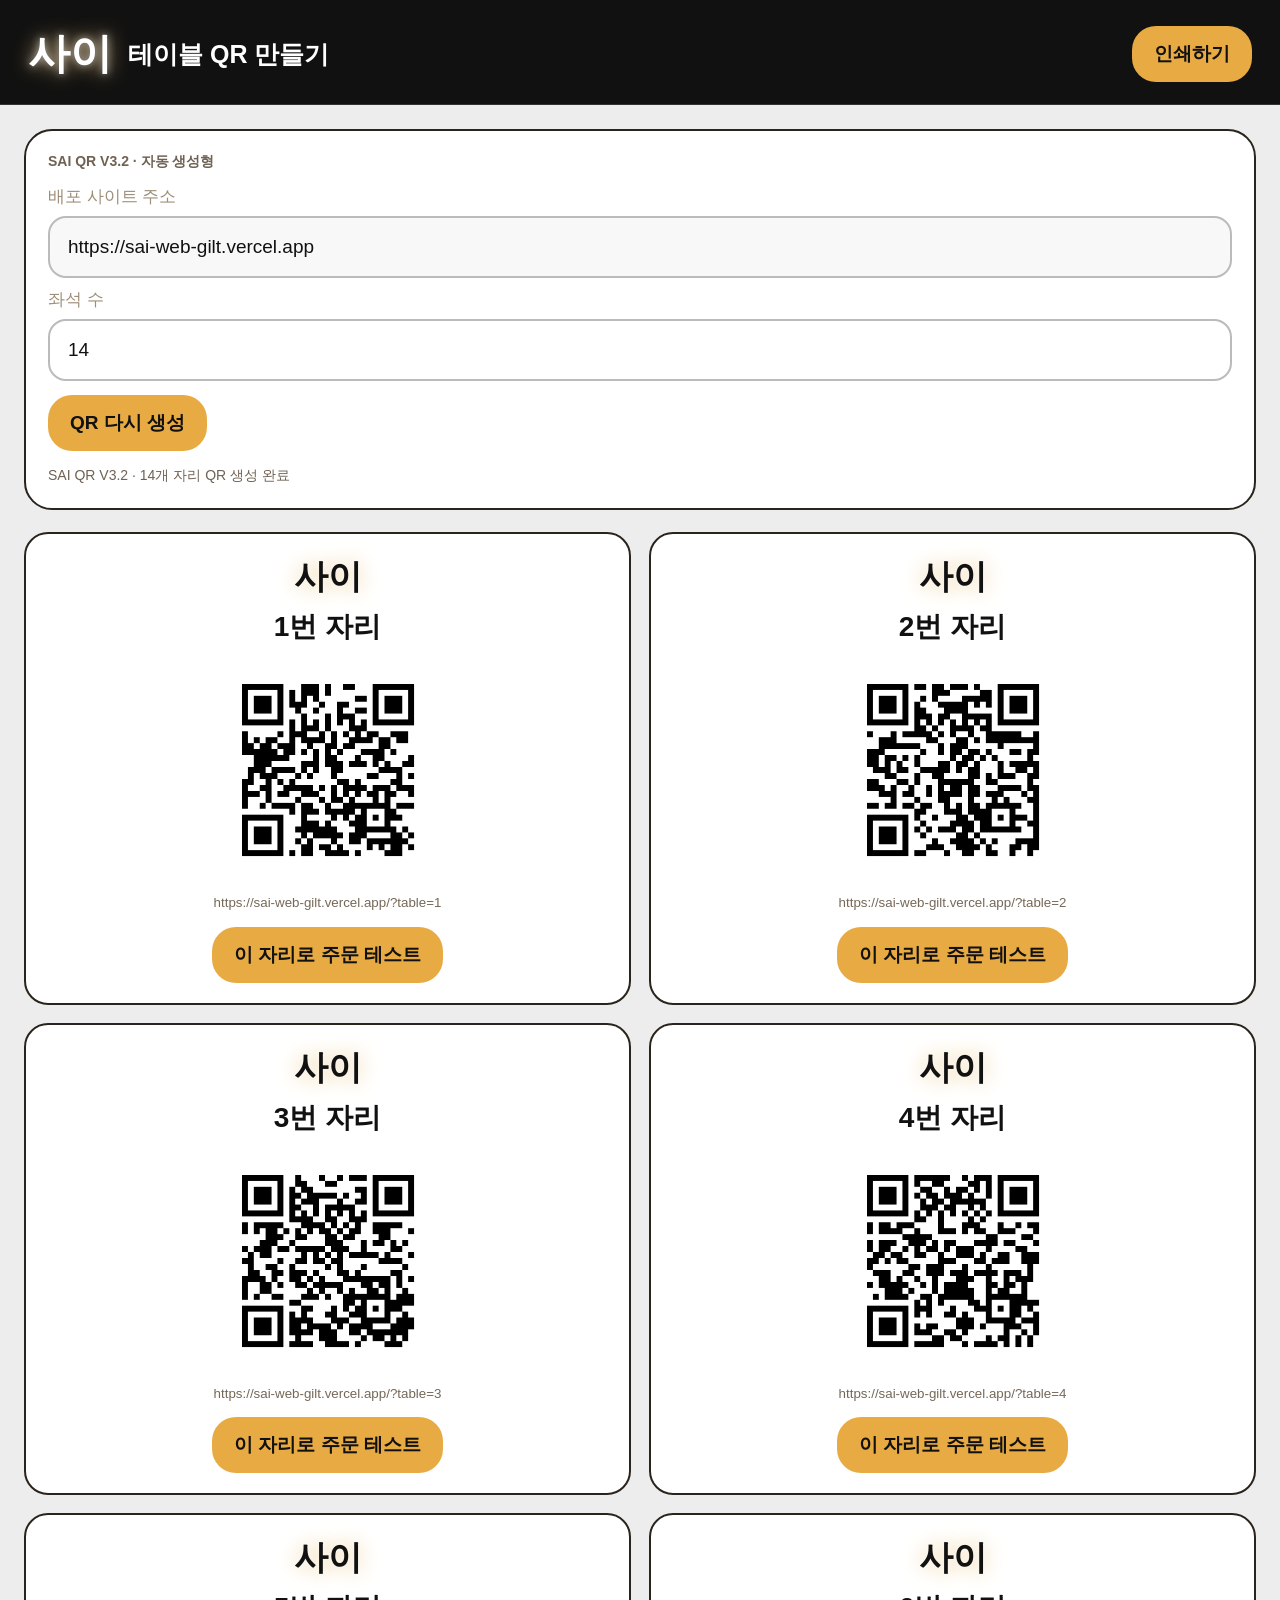
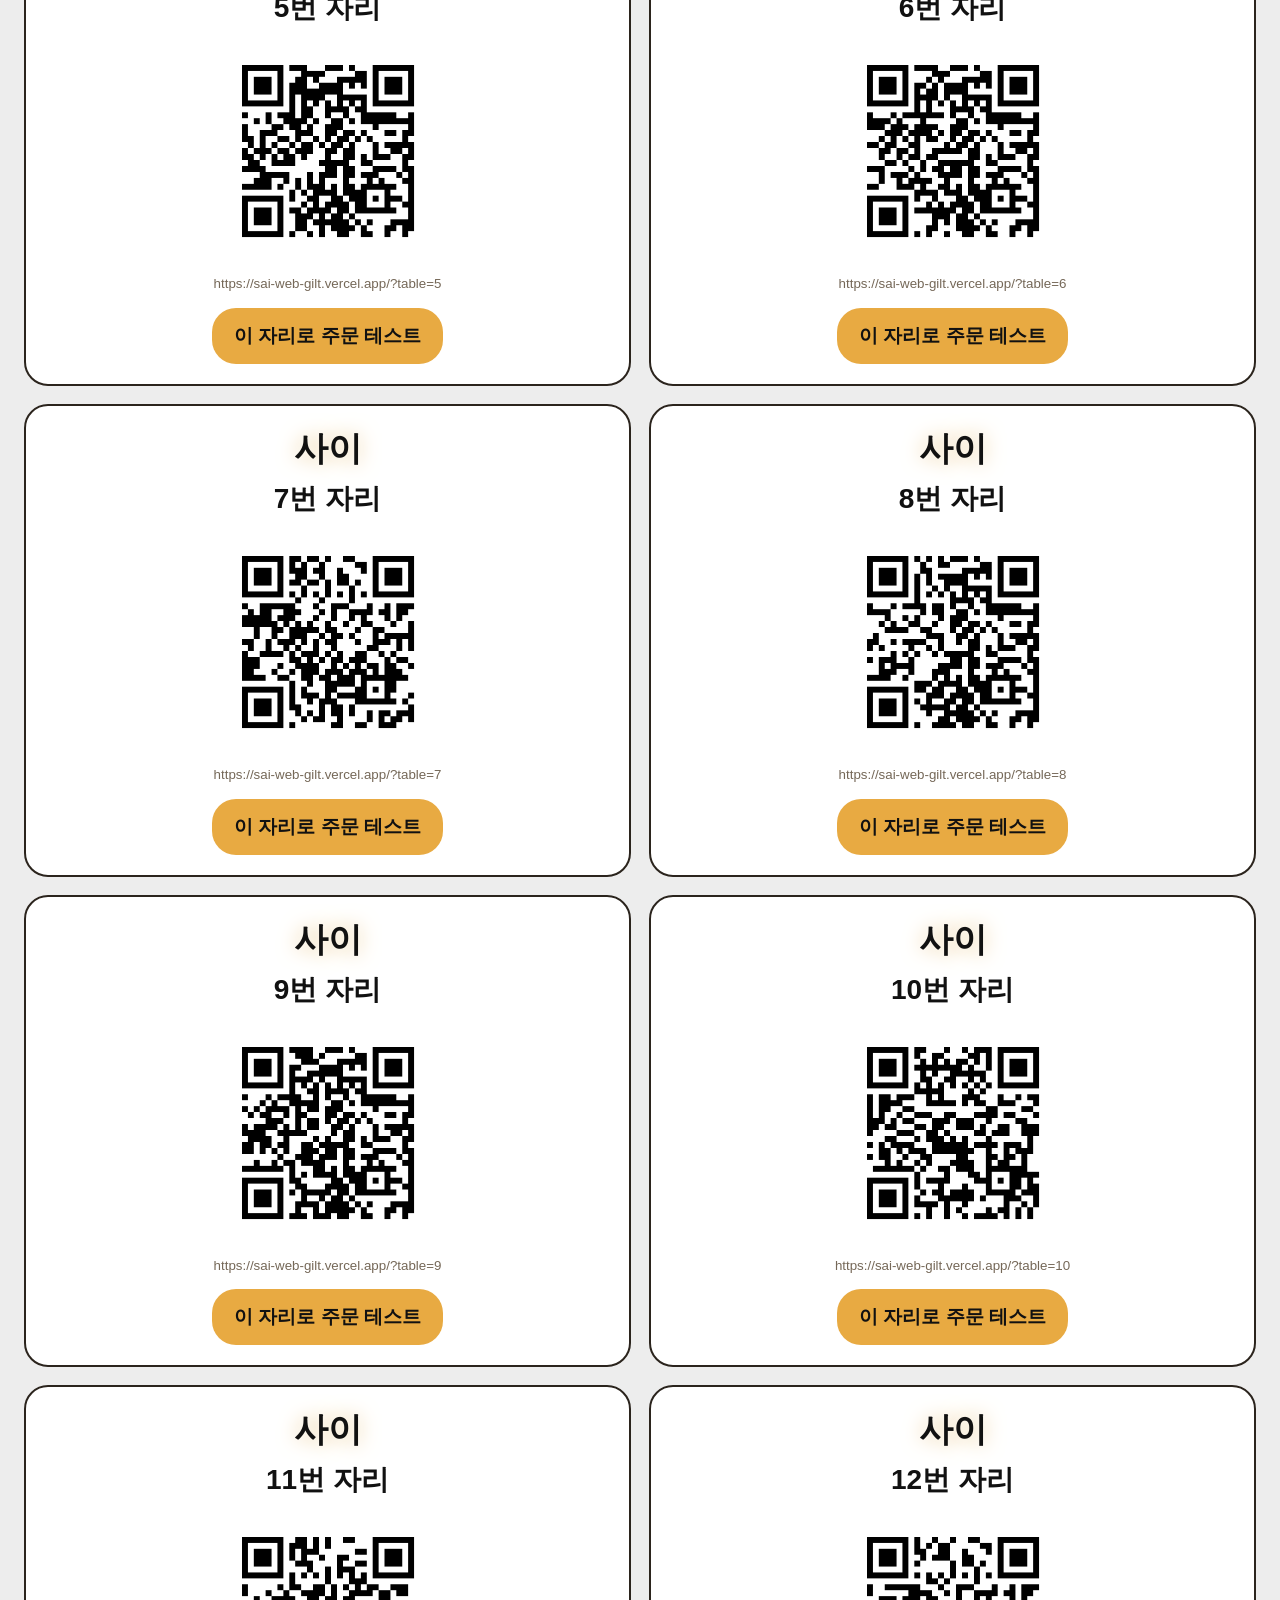
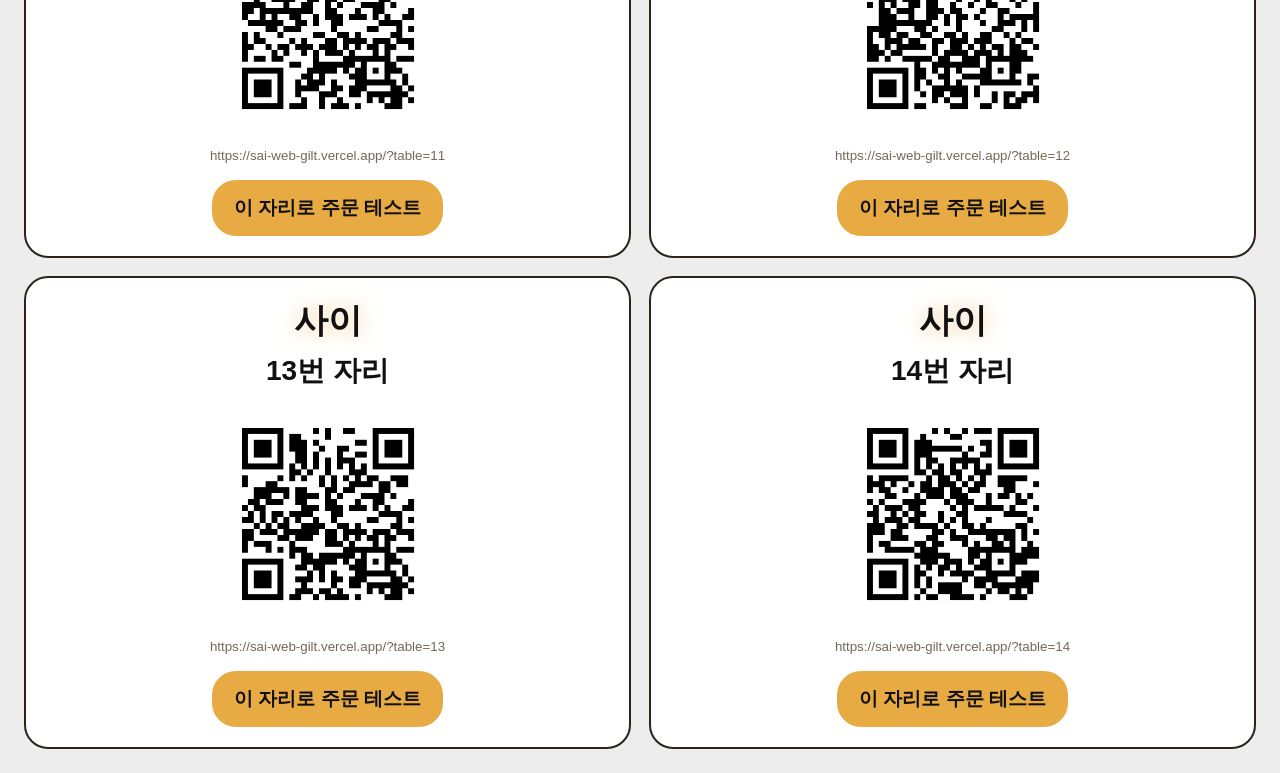
<file: qr.html>
<!doctype html>
<html lang="ko">
<head>
<meta charset="utf-8">
<meta name="viewport" content="width=device-width,initial-scale=1,viewport-fit=cover">
<meta http-equiv="Cache-Control" content="no-cache, no-store, must-revalidate">
<meta http-equiv="Pragma" content="no-cache">
<meta http-equiv="Expires" content="0">
<title>사이 테이블 QR 만들기 V3.2</title>
<style>
:root{--bg:#ededed;--ink:#111;--gold:#e8aa42;--brown:#2b241d;--muted:#9d8d79}
*{box-sizing:border-box}
html,body{margin:0;padding:0;background:var(--bg);font-family:-apple-system,BlinkMacSystemFont,"Wanted Sans","Pretendard","Noto Sans KR",sans-serif;color:var(--ink)}
header{position:sticky;top:0;z-index:10;background:#111;color:#fff;padding:26px 28px 22px;display:flex;align-items:center;justify-content:space-between;border-bottom:1px solid #333}
.brand{display:flex;gap:16px;align-items:center;font-size:25px;font-weight:800}
.logo{font-size:42px;font-weight:700;text-shadow:0 0 8px #fff9,0 0 20px #e8c27f}
button,a.btn{appearance:none;border:0;border-radius:24px;background:var(--gold);color:#111;font-weight:800;font-size:19px;padding:15px 22px;text-decoration:none;display:inline-flex;align-items:center;justify-content:center}
main{padding:24px}
.panel{background:#fff;border:2px solid var(--brown);border-radius:28px;padding:22px;margin-bottom:22px}
.version{font-size:14px;color:#6f6253;margin:0 0 14px;font-weight:700}
label{display:block;font-size:17px;color:var(--muted);margin:10px 0 8px}
input{width:100%;padding:18px;border:2px solid #bbb;border-radius:18px;font-size:19px;background:#fff;color:#111}
#siteUrl{background:#f8f8f8}
.actions{display:flex;gap:10px;flex-wrap:wrap;margin-top:14px}
.status{margin:14px 0 0;color:#6f6253;font-size:14px;line-height:1.5}
.grid{display:grid;grid-template-columns:1fr;gap:18px}
.card{background:#fff;border:2px solid var(--brown);border-radius:24px;padding:20px;text-align:center;break-inside:avoid}
.card .logo{font-size:34px}
.card h2{margin:8px 0 4px;font-size:28px}
.card img{display:block;width:220px;height:220px;max-width:100%;margin:14px auto;background:#fff}
.card small{display:block;word-break:break-all;color:#756858;margin:8px 0 14px;line-height:1.4}
.test{font-size:16px;padding:13px 18px}
@media(min-width:720px){.grid{grid-template-columns:repeat(2,1fr)}}
@media print{header,.panel,.test{display:none!important}main{padding:0}body{background:#fff}.grid{grid-template-columns:repeat(2,1fr);gap:8px}.card{border:1px solid #777}}
</style>
</head>
<body>
<header>
  <div class="brand"><span class="logo">사이</span><span>테이블 QR 만들기</span></div>
  <button type="button" onclick="window.print()">인쇄하기</button>
</header>

<main>
  <section class="panel">
    <p class="version">SAI QR V3.2 · 자동 생성형</p>
    <label>배포 사이트 주소</label>
    <input id="siteUrl" value="https://sai-web-gilt.vercel.app" readonly>
    <label>좌석 수</label>
    <input id="seatCount" type="number" min="1" max="14" value="14">
    <div class="actions"><button id="makeQr" type="button">QR 다시 생성</button></div>
    <p id="status" class="status">페이지가 열리면 1~14번 자리 QR이 자동으로 생성됩니다.</p>
  </section>
  <section id="grid" class="grid"></section>
</main>

<script>
(function(){
  const QR_IMAGES = {};
  QR_IMAGES[1] = "[data-uri]";
  QR_IMAGES[2] = "[data-uri]";
  QR_IMAGES[3] = "[data-uri]";
  QR_IMAGES[4] = "[data-uri]";
  QR_IMAGES[5] = "[data-uri]";
  QR_IMAGES[6] = "[data-uri]";
  QR_IMAGES[7] = "[data-uri]";
  QR_IMAGES[8] = "[data-uri]";
  QR_IMAGES[9] = "[data-uri]";
  QR_IMAGES[10] = "[data-uri]";
  QR_IMAGES[11] = "[data-uri]";
  QR_IMAGES[12] = "[data-uri]";
  QR_IMAGES[13] = "[data-uri]";
  QR_IMAGES[14] = "[data-uri]";
  const siteUrl = document.getElementById("siteUrl");
  const seatCount = document.getElementById("seatCount");
  const makeQr = document.getElementById("makeQr");
  const grid = document.getElementById("grid");
  const status = document.getElementById("status");

  function renderQRs(scroll) {
    let count = Number.parseInt(seatCount.value || "14", 10);
    if (!Number.isFinite(count)) count = 14;
    count = Math.max(1, Math.min(14, count));
    seatCount.value = String(count);
    grid.innerHTML = "";
    const base = siteUrl.value.replace(/\/$/, "");
    for (let i = 1; i <= count; i++) {
      const orderUrl = base + "/?table=" + i;
      const card = document.createElement("article");
      card.className = "card";
      card.innerHTML =
        '<div class="logo">사이</div>' +
        '<h2>' + i + '번 자리</h2>' +
        '<img src="' + QR_IMAGES[i] + '" alt="' + i + '번 자리 주문 QR">' +
        '<small>' + orderUrl + '</small>' +
        '<a class="btn test" href="' + orderUrl + '">이 자리로 주문 테스트</a>';
      grid.appendChild(card);
    }
    status.textContent = "SAI QR V3.2 · " + count + "개 자리 QR 생성 완료";
    if (scroll) setTimeout(() => grid.scrollIntoView({behavior:"smooth",block:"start"}), 50);
  }

  makeQr.addEventListener("click", () => renderQRs(true));
  seatCount.addEventListener("change", () => renderQRs(false));
  renderQRs(false);
})();
</script>
</body>
</html>
</file>
